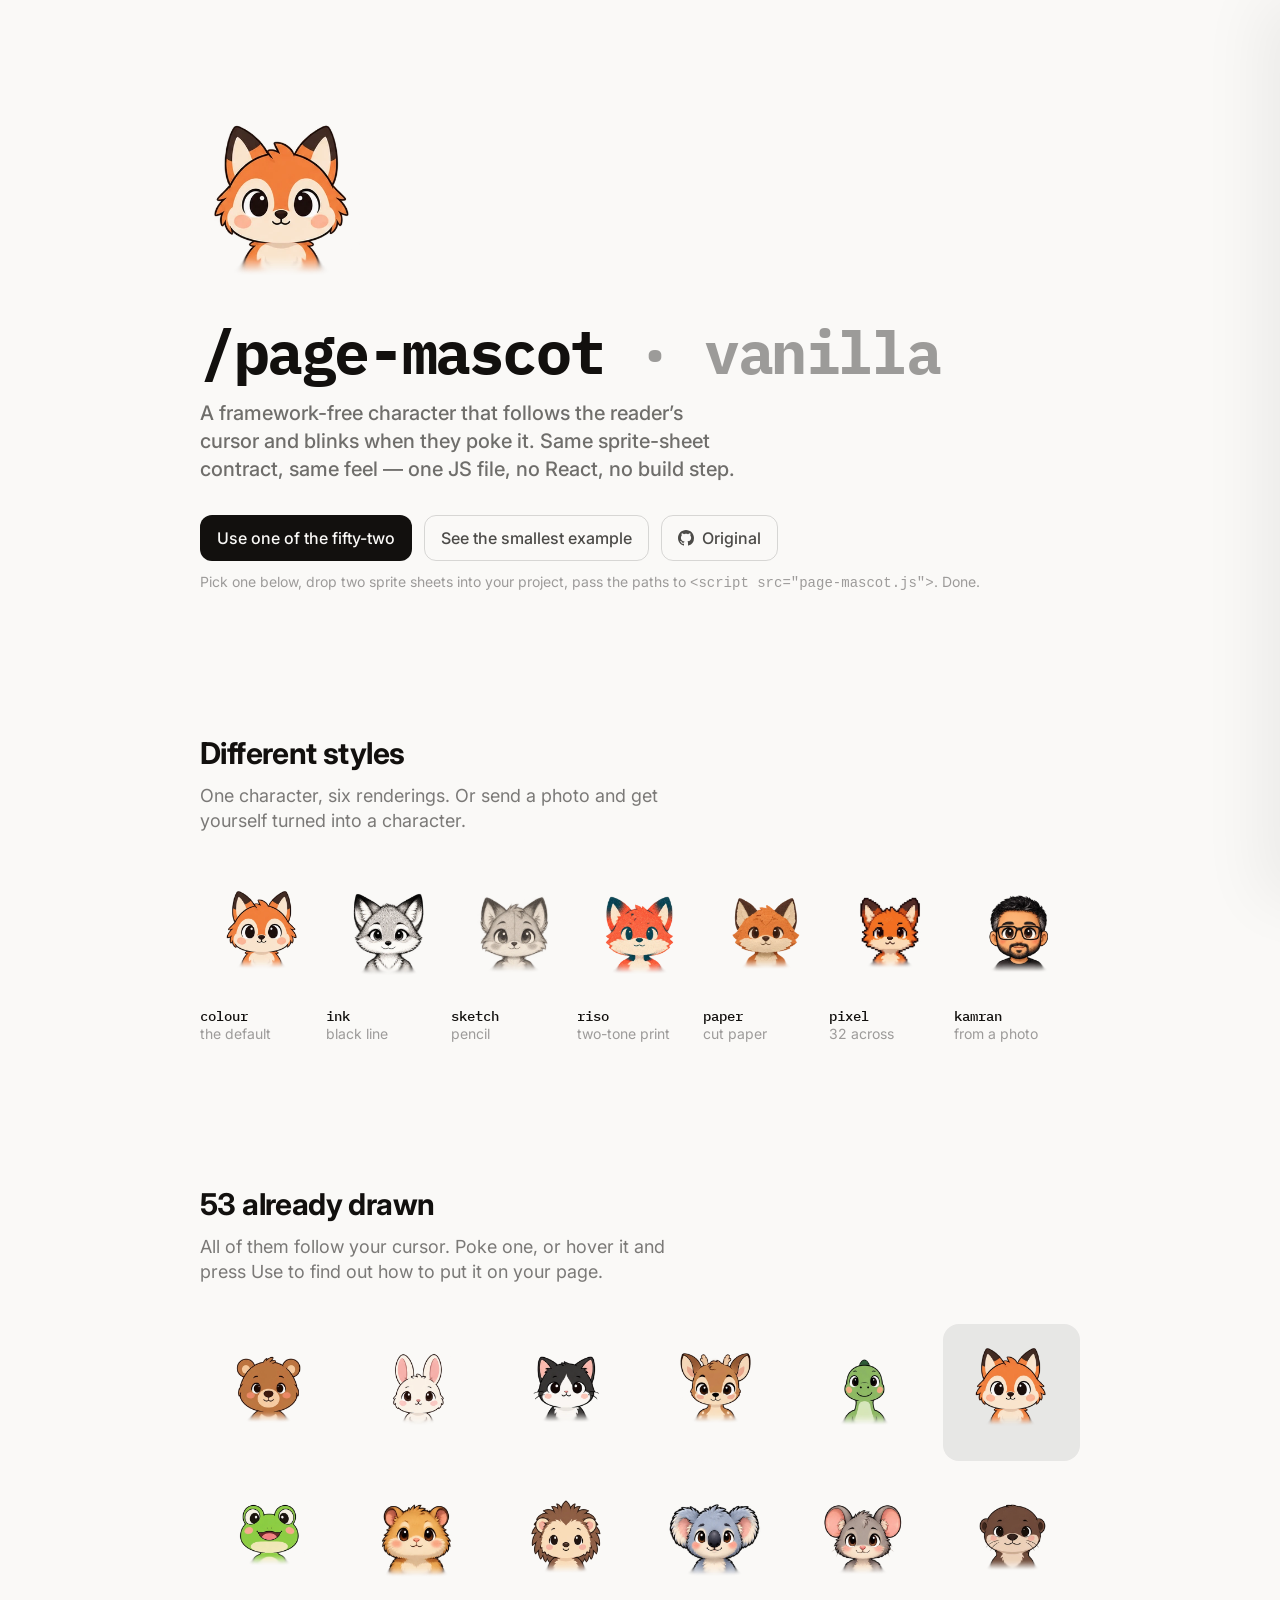
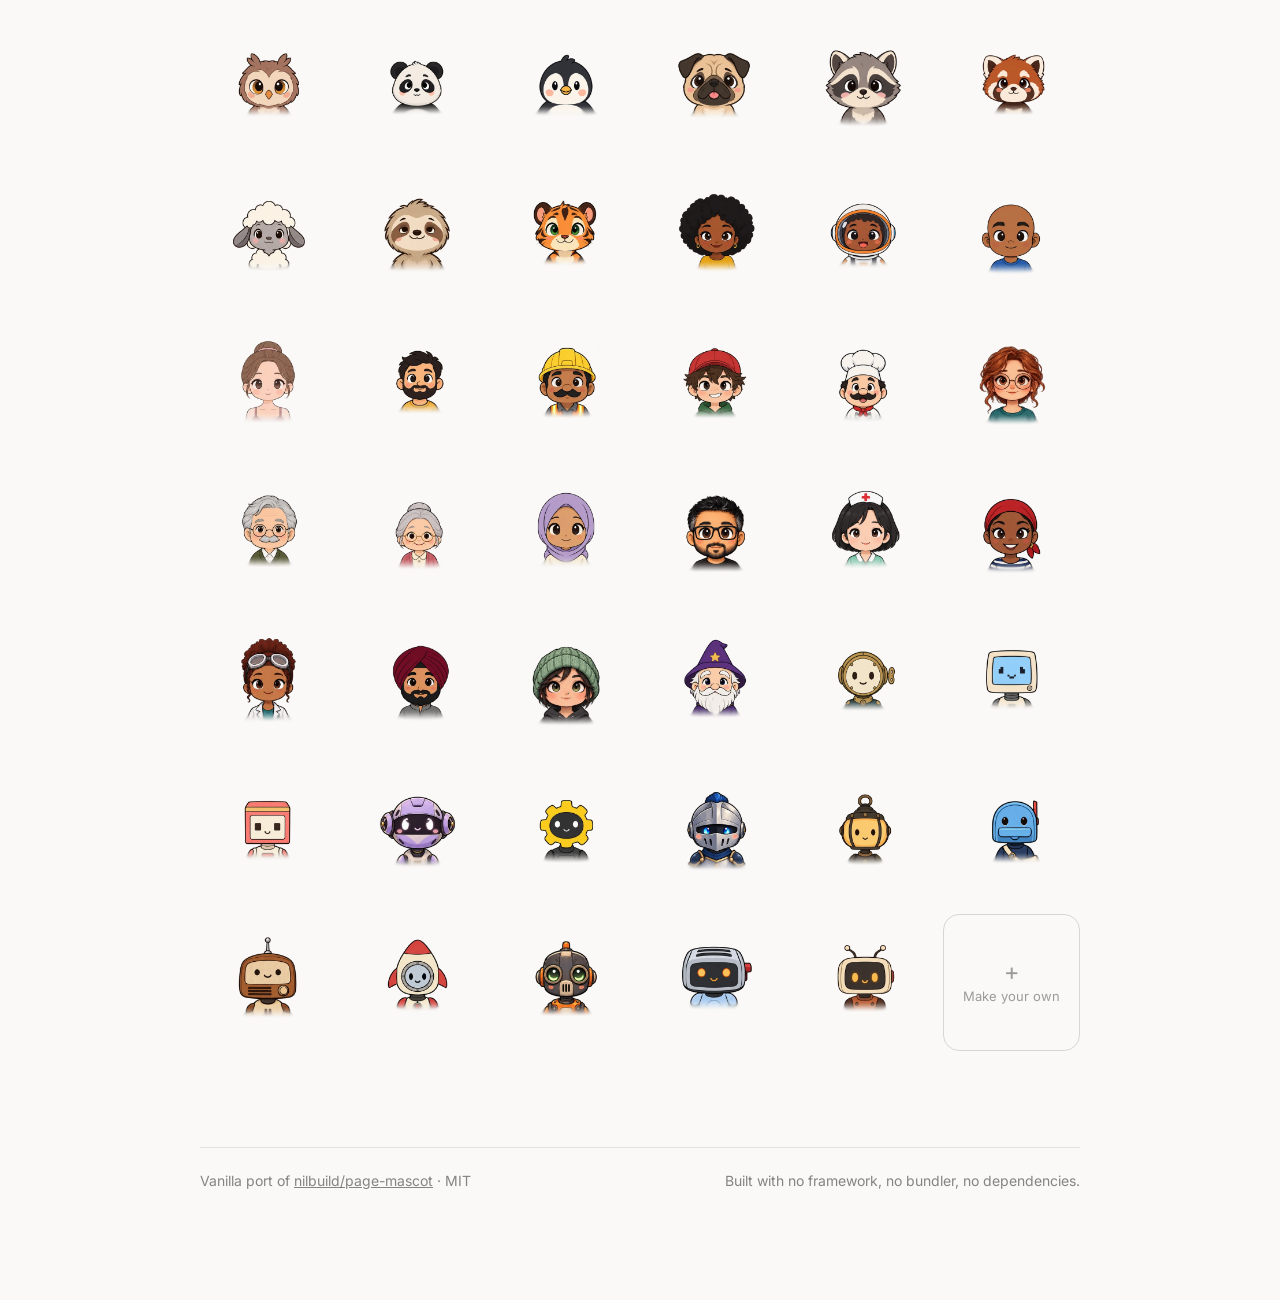
<file: index.html>
<!doctype html>
<html lang="en">
  <head>
    <meta charset="UTF-8" />
    <meta name="viewport" content="width=device-width, initial-scale=1.0" />

    <title>page-mascot (vanilla) · a character for the top of your page</title>
    <meta
      name="description"
      content="A framework-free mascot that follows the reader's cursor and blinks when they poke it. Pure HTML/CSS/JS — no React, no build step. Fifty-two characters drawn already."
    />
    <link rel="canonical" href="./index.html" />

    <link rel="icon" type="image/png" href="./favicon.png" />
    <link rel="apple-touch-icon" href="./favicon.png" />
    <meta name="theme-color" content="#faf9f7" />

    <meta property="og:type" content="website" />
    <meta property="og:site_name" content="page-mascot (vanilla)" />
    <meta property="og:title" content="page-mascot (vanilla) · a character for the top of your page" />
    <meta
      property="og:description"
      content="A framework-free mascot that follows the reader's cursor and blinks when they poke it. Pure HTML/CSS/JS — no React, no build step."
    />
    <meta property="og:image" content="./og.png" />
    <meta property="og:image:width" content="1200" />
    <meta property="og:image:height" content="630" />

    <meta name="twitter:card" content="summary_large_image" />
    <meta name="twitter:title" content="page-mascot (vanilla)" />
    <meta
      name="twitter:description"
      content="A framework-free port of nilbuild/page-mascot. Same sprites, same feel — no React, no build step."
    />
    <meta name="twitter:image" content="./og.png" />

    <link rel="preconnect" href="https://fonts.googleapis.com" />
    <link rel="preconnect" href="https://fonts.gstatic.com" crossorigin />
    <link
      href="https://fonts.googleapis.com/css2?family=Inter:wght@400;500;600;700&family=IBM+Plex+Mono:wght@400;500;600&display=swap"
      rel="stylesheet"
    />

    <link rel="stylesheet" href="./page-mascot.css" />
  </head>

  <body>
    <!-- Cast + styles data, mirroring site/mascots.ts ----------------- -->
    <script>
      window.MASCOTS = [
        // Animals
        'bear','bunny','cat','deer','dino','fox','frog','hamster','hedgehog',
        'koala','mouse','otter','owl','panda','penguin','pug','raccoon',
        'redpanda','sheep','sloth','tiger',
        // People
        'afro','astronaut','bald','ballerina','beard','builder','cap','chef',
        'glasses','grandpa','granny','hijabi','kamran','nurse','pirate',
        'scientist','sikh','skater','wizard',
        // Robots and things
        'clockwork','crt','cube','drone','gearbot','knight','lantern',
        'postbot','radio','rocket','scout','toaster','tv'
      ];
      window.STYLES = [
        { name: 'colour',  character: 'fox',        note: 'the default' },
        { name: 'ink',     character: 'fox-ink',    note: 'black line' },
        { name: 'sketch',  character: 'fox-sketch', note: 'pencil' },
        { name: 'riso',    character: 'fox-riso',   note: 'two-tone print' },
        { name: 'paper',   character: 'fox-paper',  note: 'cut paper' },
        { name: 'pixel',   character: 'fox-pixel',  note: '32 across' }
      ];
      window.FROM_PHOTO = { name: 'kamran', character: 'kamran', note: 'from a photo' };

      // Mirror of site/mascots.ts::sheets()
      function sheets(character) {
        var base = './mascots/';
        return {
          directions: base + character + '-directions.webp',
          reactions:  base + character + '-reactions.webp'
        };
      }
    </script>

    <main class="wrap">
      <!-- Hero ----------------------------------------------------------- -->
      <header class="hero">
        <div id="hero-mascot"></div>

        <h1>/page-mascot <span style="opacity:.4">· vanilla</span></h1>
        <p class="lead">
          A framework-free character that follows the reader&rsquo;s cursor and
          blinks when they poke it. Same sprite-sheet contract, same feel
          &mdash; one JS file, no React, no build step.
        </p>

        <div class="hero-actions">
          <a class="btn btn-primary" href="#characters">Use one of the fifty-two</a>
          <a class="btn btn-ghost" href="./examples/basic.html">See the smallest example</a>
          <a
            class="btn btn-ghost"
            href="https://github.com/nilbuild/page-mascot"
            target="_blank"
            rel="noreferrer"
          >
            <svg viewBox="0 0 16 16" aria-hidden="true" width="16" height="16" style="fill:currentColor">
              <path d="M8 0C3.58 0 0 3.58 0 8c0 3.54 2.29 6.53 5.47 7.59.4.07.55-.17.55-.38 0-.19-.01-.82-.01-1.49-2.01.37-2.53-.49-2.69-.94-.09-.23-.48-.94-.82-1.13-.28-.15-.68-.52-.01-.53.63-.01 1.08.58 1.23.82.72 1.21 1.87.87 2.33.66.07-.52.28-.87.51-1.07-1.78-.2-3.64-.89-3.64-3.95 0-.87.31-1.59.82-2.15-.08-.2-.36-1.02.08-2.12 0 0 .67-.21 2.2.82.64-.18 1.32-.27 2-.27.68 0 1.36.09 2 .27 1.53-1.04 2.2-.82 2.2-.82.44 1.1.16 1.92.08 2.12.51.56.82 1.27.82 2.15 0 3.07-1.87 3.75-3.65 3.95.29.25.54.73.54 1.48 0 1.07-.01 1.93-.01 2.2 0 .21.15.46.55.38A8.01 8.01 0 0 0 16 8c0-4.42-3.58-8-8-8Z" />
            </svg>
            Original
          </a>
        </div>
        <p class="hero-hint">
          Pick one below, drop two sprite sheets into your project, pass the
          paths to <code>&lt;script src="page-mascot.js"&gt;</code>. Done.
        </p>
      </header>

      <!-- Styles --------------------------------------------------------- -->
      <section class="section">
        <h2>Different styles</h2>
        <p class="lede">
          One character, six renderings. Or send a photo and get yourself
          turned into a character.
        </p>
        <ul class="styles" id="styles-list"></ul>
      </section>

      <!-- Cast ----------------------------------------------------------- -->
      <section class="section" id="characters" style="scroll-margin-top:64px">
        <h2 id="cast-count">Fifty-two already drawn</h2>
        <p class="lede">
          All of them follow your cursor. Poke one, or hover it and press
          Use to find out how to put it on your page.
        </p>
        <ul class="cast" id="cast-list"></ul>
      </section>

      <footer class="foot">
        <span>Vanilla port of <a style="color:inherit" href="https://github.com/nilbuild/page-mascot" target="_blank" rel="noreferrer">nilbuild/page-mascot</a> · MIT</span>
        <span>Built with no framework, no bundler, no dependencies.</span>
      </footer>
    </main>

    <!-- Guide drawer ---------------------------------------------------- -->
    <div class="guide-backdrop" id="guide-backdrop" aria-hidden="true"></div>
    <aside class="guide" id="guide" role="dialog" aria-modal="true" aria-hidden="true" aria-labelledby="guide-title">
      <button class="close" id="guide-close" type="button" aria-label="Close guide">×</button>
      <h2 id="guide-title">Use this character</h2>
      <p class="character-tag" id="guide-tag">fox</p>
      <pre id="guide-code"></pre>
      <p class="step"><span class="num">1</span><span>Save the two sprite sheets into your project (e.g. <code>/mascots/</code>).</span></p>
      <p class="step"><span class="num">2</span><span>Include <code>page-mascot.js</code> on the page.</span></p>
      <p class="step"><span class="num">3</span><span>Mount the mascot into any element. The pointer-tracking, blink, squash and dizzy logic all run themselves.</span></p>
    </aside>

    <!-- Library + page script ------------------------------------------- -->
    <script src="./page-mascot.js"></script>
    <script>
      (function () {
        var MASCOTS = window.MASCOTS;
        var STYLES  = window.STYLES;
        var PHOTO   = window.FROM_PHOTO;

        var picked = 'fox';
        var heroInst = null;
        var castInstances = {}; // character -> Mascot instance
        var styleInstances = []; // ordered list

        // -- Hero mascot ------------------------------------------------
        function renderHero(character) {
          var host = document.getElementById('hero-mascot');
          host.innerHTML = '';
          if (heroInst) { heroInst.destroy(); heroInst = null; }
          host.style.marginLeft = '-16px';
          var s = sheets(character);
          heroInst = PageMascot.createMascot(host, {
            directions: s.directions,
            reactions: s.reactions,
            size: 200,
            label: character
          });
        }

        // -- Styles row -------------------------------------------------
        function renderStyles() {
          var ul = document.getElementById('styles-list');
          ul.innerHTML = '';
          styleInstances.forEach(function (i) { i.destroy(); });
          styleInstances = [];
          STYLES.concat(PHOTO).forEach(function (style) {
            var li = document.createElement('li');
            var frame = document.createElement('span');
            frame.className = 'frame';
            var host = document.createElement('span');
            host.style.display = 'inline-flex';
            frame.appendChild(host);

            var useBtn = document.createElement('button');
            useBtn.type = 'button';
            useBtn.className = 'use-btn';
            useBtn.textContent = 'Use';
            useBtn.addEventListener('click', function (e) {
              e.stopPropagation();
              openUse(style.character);
            });
            frame.appendChild(useBtn);

            var nameEl = document.createElement('span');
            nameEl.className = 'name';
            nameEl.textContent = style.name;
            var noteEl = document.createElement('span');
            noteEl.className = 'note';
            noteEl.textContent = style.note;

            li.appendChild(frame);
            li.appendChild(nameEl);
            li.appendChild(noteEl);
            ul.appendChild(li);

            var s = sheets(style.character);
            styleInstances.push(PageMascot.createMascot(host, {
              directions: s.directions,
              reactions: s.reactions,
              size: 104,
              label: style.name
            }));
          });
        }

        // -- Cast grid --------------------------------------------------
        function renderCast() {
          var ul = document.getElementById('cast-list');
          ul.innerHTML = '';
          Object.keys(castInstances).forEach(function (k) {
            castInstances[k].destroy();
            delete castInstances[k];
          });

          MASCOTS.forEach(function (character) {
            var li = document.createElement('li');
            if (character === picked) li.classList.add('is-picked');

            var host = document.createElement('span');
            host.style.display = 'inline-flex';

            // Capture phase, so picking does not swallow the click the
            // mascot needs for its own reaction.
            host.addEventListener('click', function () {
              setPicked(character);
            }, /* capture */ true);

            var useBtn = document.createElement('button');
            useBtn.type = 'button';
            useBtn.className = 'use-btn';
            useBtn.textContent = 'Use';
            useBtn.addEventListener('click', function (e) {
              e.stopPropagation();
              openUse(character);
            });

            li.appendChild(host);
            li.appendChild(useBtn);
            ul.appendChild(li);

            var s = sheets(character);
            castInstances[character] = PageMascot.createMascot(host, {
              directions: s.directions,
              reactions: s.reactions,
              size: 104,
              label: character
            });
          });

          // Add cell
          var addLi = document.createElement('li');
          addLi.className = 'add-cell';
          var plus = document.createElement('span');
          plus.className = 'plus';
          plus.textContent = '+';
          var plusLabel = document.createElement('span');
          plusLabel.className = 'plus-label';
          plusLabel.textContent = 'Make your own';
          addLi.appendChild(plus);
          addLi.appendChild(plusLabel);
          addLi.addEventListener('click', function () { openGuideMake(); });
          ul.appendChild(addLi);
        }

        function setPicked(character) {
          if (picked === character) return;
          var prev = document.querySelector('.cast li.is-picked');
          if (prev) prev.classList.remove('is-picked');
          picked = character;
          var li = document.querySelector('.cast li:nth-child(' + (MASCOTS.indexOf(character) + 1) + ')');
          if (li) li.classList.add('is-picked');
          renderHero(character);
        }

        // -- Guide drawer ----------------------------------------------
        var guide = document.getElementById('guide');
        var guideBackdrop = document.getElementById('guide-backdrop');
        var guideTag = document.getElementById('guide-tag');
        var guideCode = document.getElementById('guide-code');
        var guideClose = document.getElementById('guide-close');

        function openUse(character) {
          picked = character;
          // refresh hero only if changed
          renderHero(character);
          // also sync cast highlight
          var oldPick = document.querySelector('.cast li.is-picked');
          if (oldPick) oldPick.classList.remove('is-picked');
          var li = document.querySelector('.cast li:nth-child(' + (MASCOTS.indexOf(character) + 1) + ')');
          if (li) li.classList.add('is-picked');

          guideTag.textContent = character;
          var s = sheets(character);
          guideCode.textContent =
            '<div id="mascot"></div>\n' +
            '<script src="page-mascot.js"><\/script>\n' +
            '<script>\n' +
            '  PageMascot.createMascot(document.getElementById(\'mascot\'), {\n' +
            '    directions: \'mascots/' + character + '-directions.webp\',\n' +
            '    reactions:  \'mascots/' + character + '-reactions.webp\',\n' +
            '    size: 140,\n' +
            '    label: \'' + character + '\'\n' +
            '  });\n' +
            '<\/script>';
          openGuide();
        }

        function openGuideMake() {
          guideTag.textContent = 'your own';
          guideCode.textContent =
            '# The skill draws nine directions and nine expressions,\n' +
            '# then builds them into two aligned 3x3 sheets:\n' +
            '#   mymascot-directions.webp\n' +
            '#   mymascot-reactions.webp\n' +
            '\n' +
            '<div id="mascot"></div>\n' +
            '<script src="page-mascot.js"><\/script>\n' +
            '<script>\n' +
            '  PageMascot.createMascot(document.getElementById(\'mascot\'), {\n' +
            '    directions: \'mascots/mymascot-directions.webp\',\n' +
            '    reactions:  \'mascots/mymascot-reactions.webp\',\n' +
            '    size: 140,\n' +
            '    label: \'mymascot\'\n' +
            '  });\n' +
            '<\/script>';
          openGuide();
        }

        function openGuide() {
          guide.setAttribute('aria-hidden', 'false');
          guideBackdrop.classList.add('is-open');
          guideBackdrop.setAttribute('aria-hidden', 'false');
        }
        function closeGuide() {
          guide.setAttribute('aria-hidden', 'true');
          guideBackdrop.classList.remove('is-open');
          guideBackdrop.setAttribute('aria-hidden', 'true');
        }
        guideClose.addEventListener('click', closeGuide);
        guideBackdrop.addEventListener('click', closeGuide);
        document.addEventListener('keydown', function (e) {
          if (e.key === 'Escape') closeGuide();
        });

        // -- Boot -------------------------------------------------------
        document.getElementById('cast-count').textContent =
          MASCOTS.length + ' already drawn';
        renderHero(picked);
        renderStyles();
        renderCast();
      })();
    </script>
  </body>
</html>
</file>
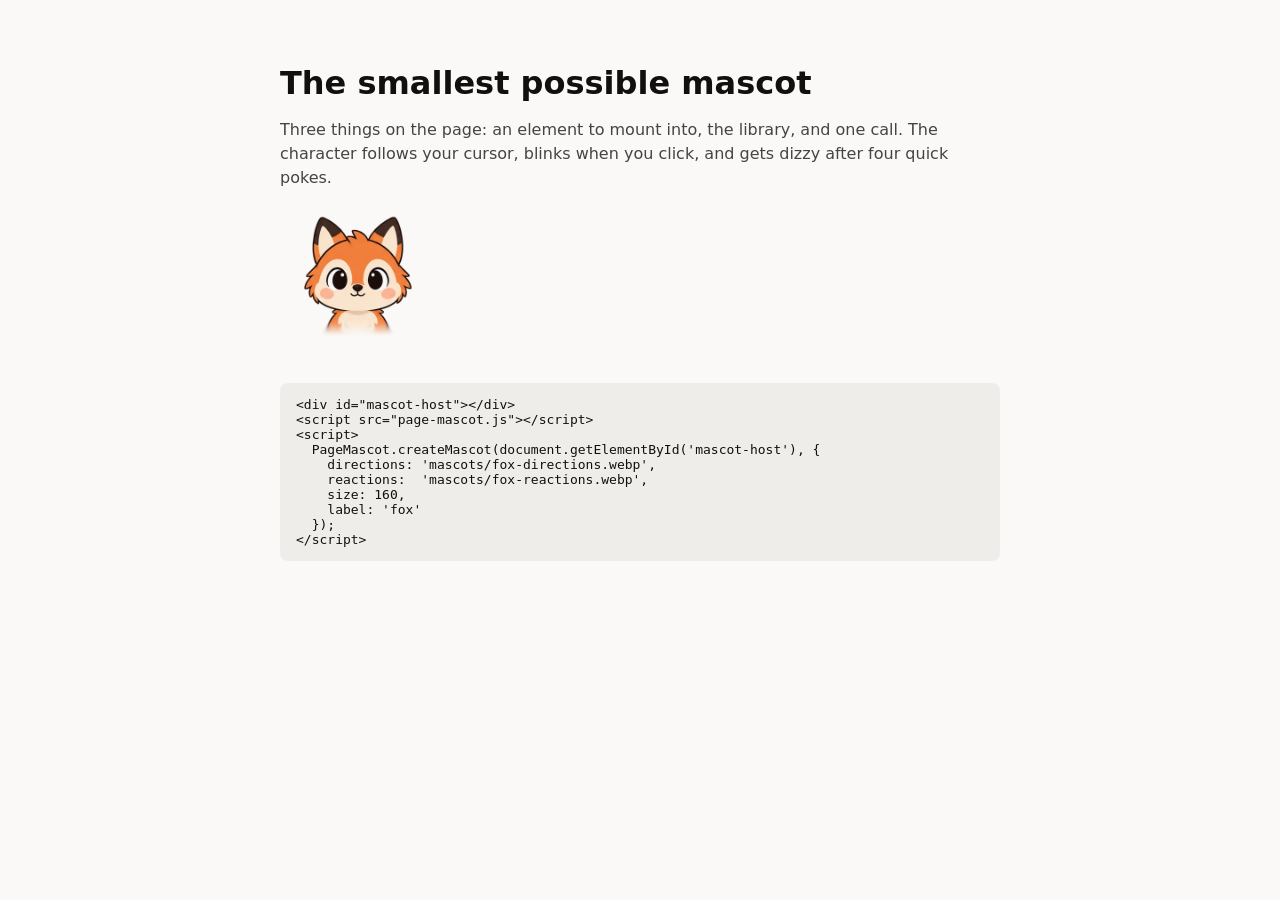
<file: examples/basic.html>
<!doctype html>
<html lang="en">
  <head>
    <meta charset="UTF-8" />
    <meta name="viewport" content="width=device-width, initial-scale=1" />
    <title>page-mascot · basic example</title>
    <style>
      body {
        margin: 0;
        font-family: ui-sans-serif, system-ui, -apple-system, BlinkMacSystemFont,
          'Segoe UI', Roboto, sans-serif;
        background: #faf9f7;
        color: #12100e;
      }
      .wrap {
        max-width: 720px;
        margin: 0 auto;
        padding: 64px 24px 96px;
      }
      h1 { font-size: 32px; margin: 0 0 12px; }
      p { line-height: 1.5; color: #444; }
      .mascot-host { display: inline-block; }
      pre {
        background: #efedea;
        padding: 14px 16px;
        border-radius: 8px;
        font-family: ui-monospace, Menlo, Consolas, monospace;
        font-size: 13px;
        overflow-x: auto;
      }
    </style>
  </head>
  <body>
    <div class="wrap">
      <h1>The smallest possible mascot</h1>
      <p>
        Three things on the page: an element to mount into, the library, and
        one call. The character follows your cursor, blinks when you click,
        and gets dizzy after four quick pokes.
      </p>

      <!-- 1. Where the mascot mounts -------------------------------- -->
      <div id="mascot-host" class="mascot-host"></div>

      <!-- 2. The library -------------------------------------------- -->
      <script src="../page-mascot.js"></script>

      <!-- 3. One call ----------------------------------------------- -->
      <script>
        PageMascot.createMascot(document.getElementById('mascot-host'), {
          directions: '../mascots/fox-directions.webp',
          reactions:  '../mascots/fox-reactions.webp',
          size: 160,
          label: 'fox'
        });
      </script>

      <pre>&lt;div id="mascot-host"&gt;&lt;/div&gt;
&lt;script src="page-mascot.js"&gt;&lt;/script&gt;
&lt;script&gt;
  PageMascot.createMascot(document.getElementById('mascot-host'), {
    directions: 'mascots/fox-directions.webp',
    reactions:  'mascots/fox-reactions.webp',
    size: 160,
    label: 'fox'
  });
&lt;/script&gt;</pre>
    </div>
  </body>
</html>
</file>
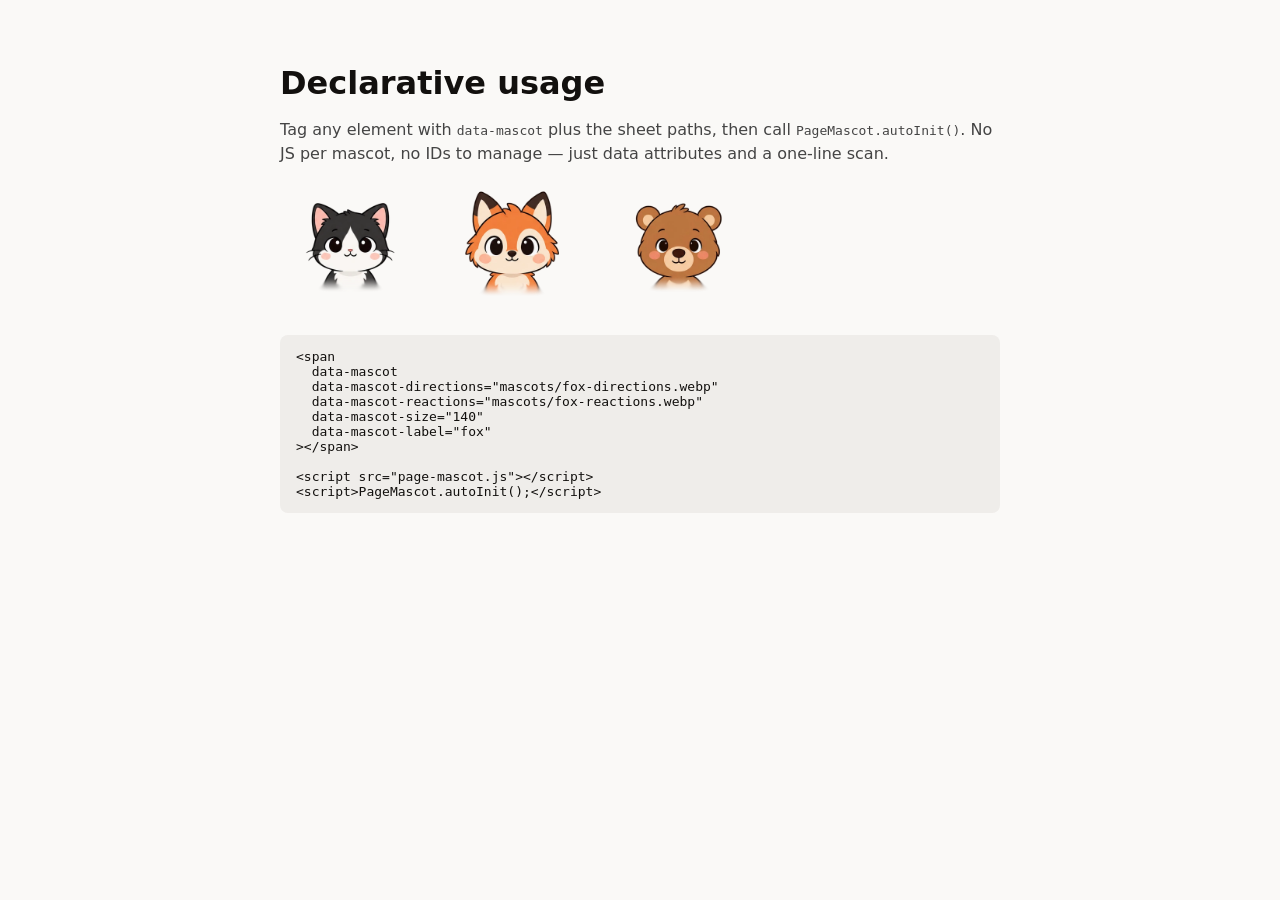
<file: examples/declarative.html>
<!doctype html>
<html lang="en">
  <head>
    <meta charset="UTF-8" />
    <meta name="viewport" content="width=device-width, initial-scale=1" />
    <title>page-mascot · declarative example</title>
    <style>
      body {
        margin: 0;
        font-family: ui-sans-serif, system-ui, -apple-system, BlinkMacSystemFont,
          'Segoe UI', Roboto, sans-serif;
        background: #faf9f7;
        color: #12100e;
      }
      .wrap {
        max-width: 720px;
        margin: 0 auto;
        padding: 64px 24px 96px;
      }
      h1 { font-size: 32px; margin: 0 0 12px; }
      p { line-height: 1.5; color: #444; }
      .row {
        display: flex;
        gap: 24px;
        flex-wrap: wrap;
        align-items: flex-start;
      }
      pre {
        background: #efedea;
        padding: 14px 16px;
        border-radius: 8px;
        font-family: ui-monospace, Menlo, Consolas, monospace;
        font-size: 13px;
        overflow-x: auto;
      }
    </style>
  </head>
  <body>
    <div class="wrap">
      <h1>Declarative usage</h1>
      <p>
        Tag any element with <code>data-mascot</code> plus the sheet paths,
        then call <code>PageMascot.autoInit()</code>. No JS per mascot,
        no IDs to manage &mdash; just data attributes and a one-line scan.
      </p>

      <div class="row">
        <!-- Each empty shell becomes a mascot. -->
        <span
          data-mascot
          data-mascot-directions="../mascots/cat-directions.webp"
          data-mascot-reactions="../mascots/cat-reactions.webp"
          data-mascot-size="140"
          data-mascot-label="cat"
        ></span>

        <span
          data-mascot
          data-mascot-directions="../mascots/fox-directions.webp"
          data-mascot-reactions="../mascots/fox-reactions.webp"
          data-mascot-size="140"
          data-mascot-label="fox"
        ></span>

        <span
          data-mascot
          data-mascot-directions="../mascots/bear-directions.webp"
          data-mascot-reactions="../mascots/bear-reactions.webp"
          data-mascot-size="140"
          data-mascot-label="bear"
        ></span>
      </div>

      <pre>&lt;span
  data-mascot
  data-mascot-directions="mascots/fox-directions.webp"
  data-mascot-reactions="mascots/fox-reactions.webp"
  data-mascot-size="140"
  data-mascot-label="fox"
&gt;&lt;/span&gt;

&lt;script src="page-mascot.js"&gt;&lt;/script&gt;
&lt;script&gt;PageMascot.autoInit();&lt;/script&gt;</pre>
    </div>

    <script src="../page-mascot.js"></script>
    <script>PageMascot.autoInit();</script>
  </body>
</html>
</file>
<file: page-mascot.css>
/* page-mascot (vanilla) — minimal site theme.
   Not required for the library to function (all mascot styles are inline),
   but used by the demo index.html and provided as a starting point. */

:root {
  --font-sans: 'Inter', ui-sans-serif, system-ui, -apple-system, BlinkMacSystemFont,
    'Segoe UI', Roboto, 'Helvetica Neue', Arial, sans-serif;
  --font-mono: 'IBM Plex Mono', ui-monospace, SFMono-Regular, Menlo, Monaco,
    Consolas, 'Liberation Mono', 'Courier New', monospace;
  --color-ink: #12100e;
  --color-paper: #faf9f7;
}

* { box-sizing: border-box; }

html { scroll-behavior: smooth; }

body {
  margin: 0;
  background-color: var(--color-paper);
  color: var(--color-ink);
  font-family: var(--font-sans);
  -webkit-font-smoothing: antialiased;
  text-rendering: optimizeLegibility;
}

/* ---- layout ---------------------------------------------------------- */

.wrap {
  max-width: 960px;
  margin: 0 auto;
  padding: 80px 24px 112px;
}

@media (min-width: 640px) {
  .wrap { padding: 112px 40px 112px; }
}

/* ---- hero ------------------------------------------------------------ */

.hero { display: flex; flex-direction: column; align-items: flex-start; }

.hero h1 {
  margin: 8px 0 0;
  font-family: var(--font-mono);
  font-size: 48px;
  font-weight: 700;
  letter-spacing: -0.04em;
  line-height: 1.05;
}

@media (min-width: 640px) {
  .hero h1 { font-size: 60px; }
}

.hero p.lead {
  margin: 16px 0 0;
  max-width: 42ch;
  font-size: 20px;
  line-height: 1.4;
  font-weight: 500;
  color: rgba(18, 16, 14, 0.6);
}

.hero-actions {
  margin: 32px 0 0;
  display: flex;
  flex-wrap: wrap;
  align-items: center;
  gap: 12px;
}

.btn {
  display: inline-flex;
  align-items: center;
  gap: 8px;
  border-radius: 12px;
  padding: 12px 16px;
  font-size: 16px;
  font-weight: 500;
  font-family: inherit;
  text-decoration: none;
  cursor: pointer;
  border: 1px solid transparent;
  background: transparent;
  color: inherit;
  transition: background-color .2s ease, color .2s ease, border-color .2s ease, opacity .2s ease;
}

.btn-primary {
  background: var(--color-ink);
  color: var(--color-paper);
}
.btn-primary:hover { opacity: .85; }

.btn-ghost {
  border-color: rgba(18, 16, 14, 0.15);
  color: rgba(18, 16, 14, 0.75);
}
.btn-ghost:hover {
  border-color: rgba(18, 16, 14, 0.4);
  color: var(--color-ink);
}

.hero-hint {
  margin: 12px 0 0;
  font-size: 14px;
  color: rgba(18, 16, 14, 0.4);
}

/* ---- sections -------------------------------------------------------- */

.section { margin-top: 112px; }
@media (min-width: 640px) { .section { margin-top: 144px; } }

.section h2 {
  margin: 0;
  font-size: 30px;
  font-weight: 700;
  letter-spacing: -0.02em;
}

.section .lede {
  margin: 12px 0 0;
  max-width: 46ch;
  font-size: 18px;
  line-height: 1.4;
  color: rgba(18, 16, 14, 0.55);
}

/* ---- cast grid ------------------------------------------------------- */

.cast {
  list-style: none;
  margin: 40px 0 0;
  padding: 0;
  display: grid;
  gap: 12px;
  justify-items: center;
  grid-template-columns: repeat(auto-fill, minmax(120px, 1fr));
}

.cast li {
  position: relative;
  display: flex;
  aspect-ratio: 1 / 1;
  width: 100%;
  align-items: center;
  justify-content: center;
  border-radius: 16px;
  border: 1px solid transparent;
  background: transparent;
  transition: background-color .2s ease;
}

.cast li:hover { background: rgba(18, 16, 14, 0.04); }
.cast li.is-picked { background: rgba(18, 16, 14, 0.08); }

.cast .use-btn {
  position: absolute;
  bottom: 6px;
  left: 50%;
  transform: translateX(-50%);
  opacity: 0;
  pointer-events: none;
  transition: opacity .15s ease;
  font-size: 12px;
  font-weight: 500;
  padding: 4px 10px;
  border-radius: 999px;
  background: var(--color-ink);
  color: var(--color-paper);
  border: 0;
  cursor: pointer;
}

.cast li:hover .use-btn,
.cast li:focus-within .use-btn {
  opacity: 1;
  pointer-events: auto;
}

.cast .add-cell {
  background: transparent;
  border: 1px solid rgba(18, 16, 14, 0.15);
  color: rgba(18, 16, 14, 0.4);
  cursor: pointer;
  flex-direction: column;
  gap: 4px;
  transition: background-color .2s ease, color .2s ease, border-color .2s ease;
}
.cast .add-cell:hover {
  background: rgba(18, 16, 14, 0.06);
  border-color: rgba(18, 16, 14, 0.35);
  color: rgba(18, 16, 14, 0.7);
}
.cast .add-cell .plus { font-size: 24px; line-height: 1; }
.cast .add-cell .plus-label {
  font-size: 13px;
  padding: 0 8px;
  text-align: center;
}

/* ---- styles row ------------------------------------------------------ */

.styles {
  list-style: none;
  margin: 40px 0 0;
  padding: 0;
  display: grid;
  grid-template-columns: repeat(3, 1fr);
  gap: 16px 16px 24px;
}
@media (min-width: 640px) {
  .styles { grid-template-columns: repeat(7, 1fr); }
}

.styles li {
  display: flex;
  flex-direction: column;
  align-items: flex-start;
  position: relative;
}

.styles .frame {
  position: relative;
  display: flex;
  aspect-ratio: 1 / 1;
  width: 100%;
  align-items: center;
  justify-content: center;
  border-radius: 16px;
  transition: background-color .2s ease;
}
.styles .frame:hover { background: rgba(18, 16, 14, 0.04); }

.styles .name {
  margin: 8px 0 0;
  font-family: var(--font-mono);
  font-size: 14px;
  font-weight: 500;
}
.styles .note {
  margin: 0;
  font-size: 14px;
  color: rgba(18, 16, 14, 0.4);
}

.styles .use-btn {
  position: absolute;
  top: 8px;
  right: 8px;
  opacity: 0;
  pointer-events: none;
  transition: opacity .15s ease;
  font-size: 12px;
  font-weight: 500;
  padding: 4px 10px;
  border-radius: 999px;
  background: var(--color-ink);
  color: var(--color-paper);
  border: 0;
  cursor: pointer;
}
.styles li:hover .use-btn,
.styles li:focus-within .use-btn { opacity: 1; pointer-events: auto; }

/* ---- guide drawer ---------------------------------------------------- */

.guide {
  position: fixed;
  inset: 0 0 0 auto;
  width: min(420px, 100vw);
  background: var(--color-paper);
  border-left: 1px solid rgba(18, 16, 14, 0.1);
  box-shadow: -20px 0 60px rgba(18, 16, 14, 0.06);
  transform: translateX(100%);
  transition: transform .25s ease;
  z-index: 50;
  display: flex;
  flex-direction: column;
  padding: 24px 24px 32px;
  overflow: auto;
}

.guide[aria-hidden="false"] { transform: translateX(0); }

.guide h2 {
  margin: 0 0 8px;
  font-size: 22px;
  font-weight: 700;
}

.guide .character-tag {
  font-family: var(--font-mono);
  font-size: 13px;
  color: rgba(18, 16, 14, 0.5);
  margin: 0 0 20px;
}

.guide pre {
  background: rgba(18, 16, 14, 0.06);
  border-radius: 10px;
  padding: 14px 16px;
  font-family: var(--font-mono);
  font-size: 13px;
  line-height: 1.55;
  overflow-x: auto;
  margin: 0 0 16px;
}

.guide .step {
  margin: 0 0 20px;
  display: flex;
  gap: 10px;
  font-size: 15px;
  line-height: 1.5;
  color: rgba(18, 16, 14, 0.7);
}

.guide .step .num {
  flex: 0 0 22px;
  height: 22px;
  border-radius: 999px;
  background: var(--color-ink);
  color: var(--color-paper);
  font-size: 12px;
  font-weight: 600;
  display: inline-flex;
  align-items: center;
  justify-content: center;
  margin-top: 1px;
}

.guide .close {
  position: absolute;
  top: 18px;
  right: 18px;
  border: 0;
  background: transparent;
  cursor: pointer;
  font-size: 18px;
  line-height: 1;
  color: rgba(18, 16, 14, 0.5);
  padding: 6px 8px;
  border-radius: 6px;
}
.guide .close:hover { color: var(--color-ink); background: rgba(18, 16, 14, 0.06); }

.guide-backdrop {
  position: fixed;
  inset: 0;
  background: rgba(18, 16, 14, 0.2);
  opacity: 0;
  pointer-events: none;
  transition: opacity .25s ease;
  z-index: 49;
}
.guide-backdrop.is-open { opacity: 1; pointer-events: auto; }

/* ---- footer ---------------------------------------------------------- */

.foot {
  margin-top: 96px;
  padding-top: 24px;
  border-top: 1px solid rgba(18, 16, 14, 0.1);
  font-size: 14px;
  color: rgba(18, 16, 14, 0.5);
  display: flex;
  justify-content: space-between;
  align-items: center;
  flex-wrap: wrap;
  gap: 8px;
}

/* ---- reduced motion -------------------------------------------------- */

@media (prefers-reduced-motion: reduce) {
  *, *::before, *::after { animation-duration: 0.01ms !important; }
  .guide { transition: none; }
  .guide-backdrop { transition: none; }
}
</file>
